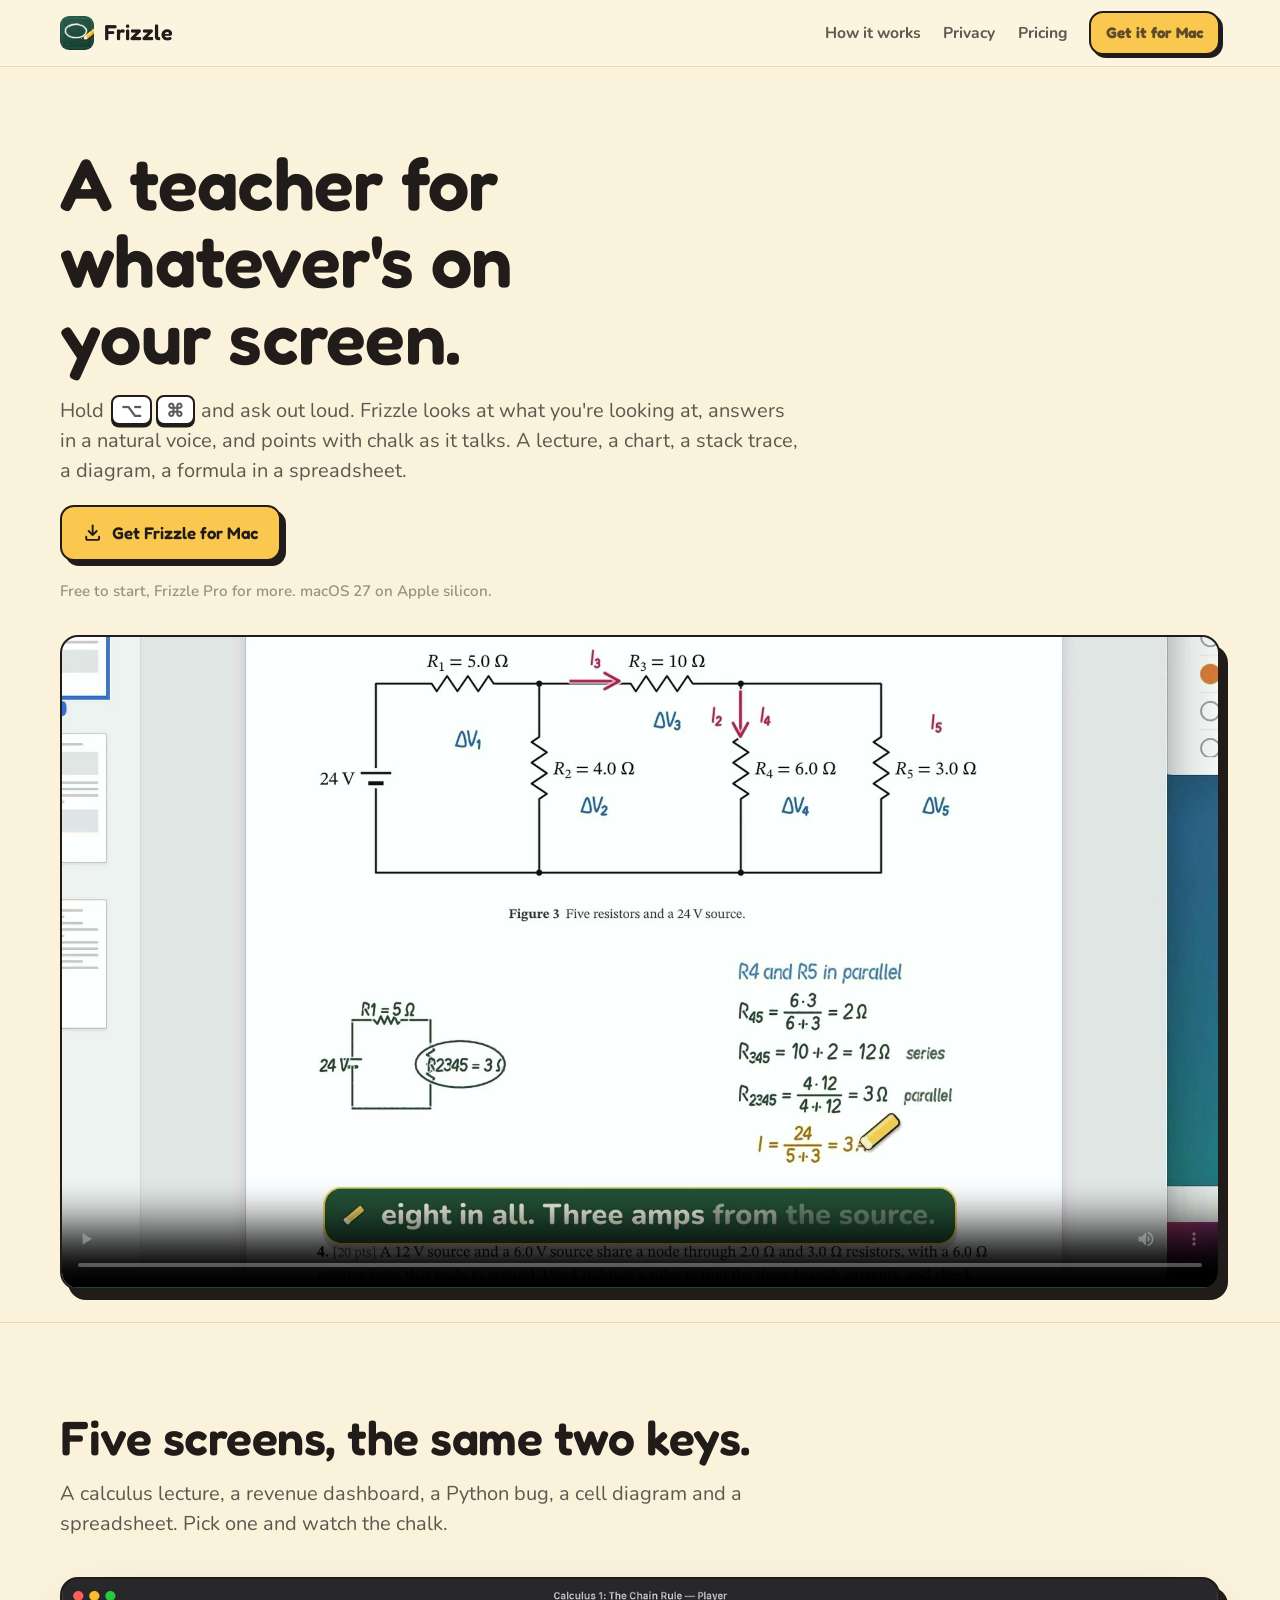
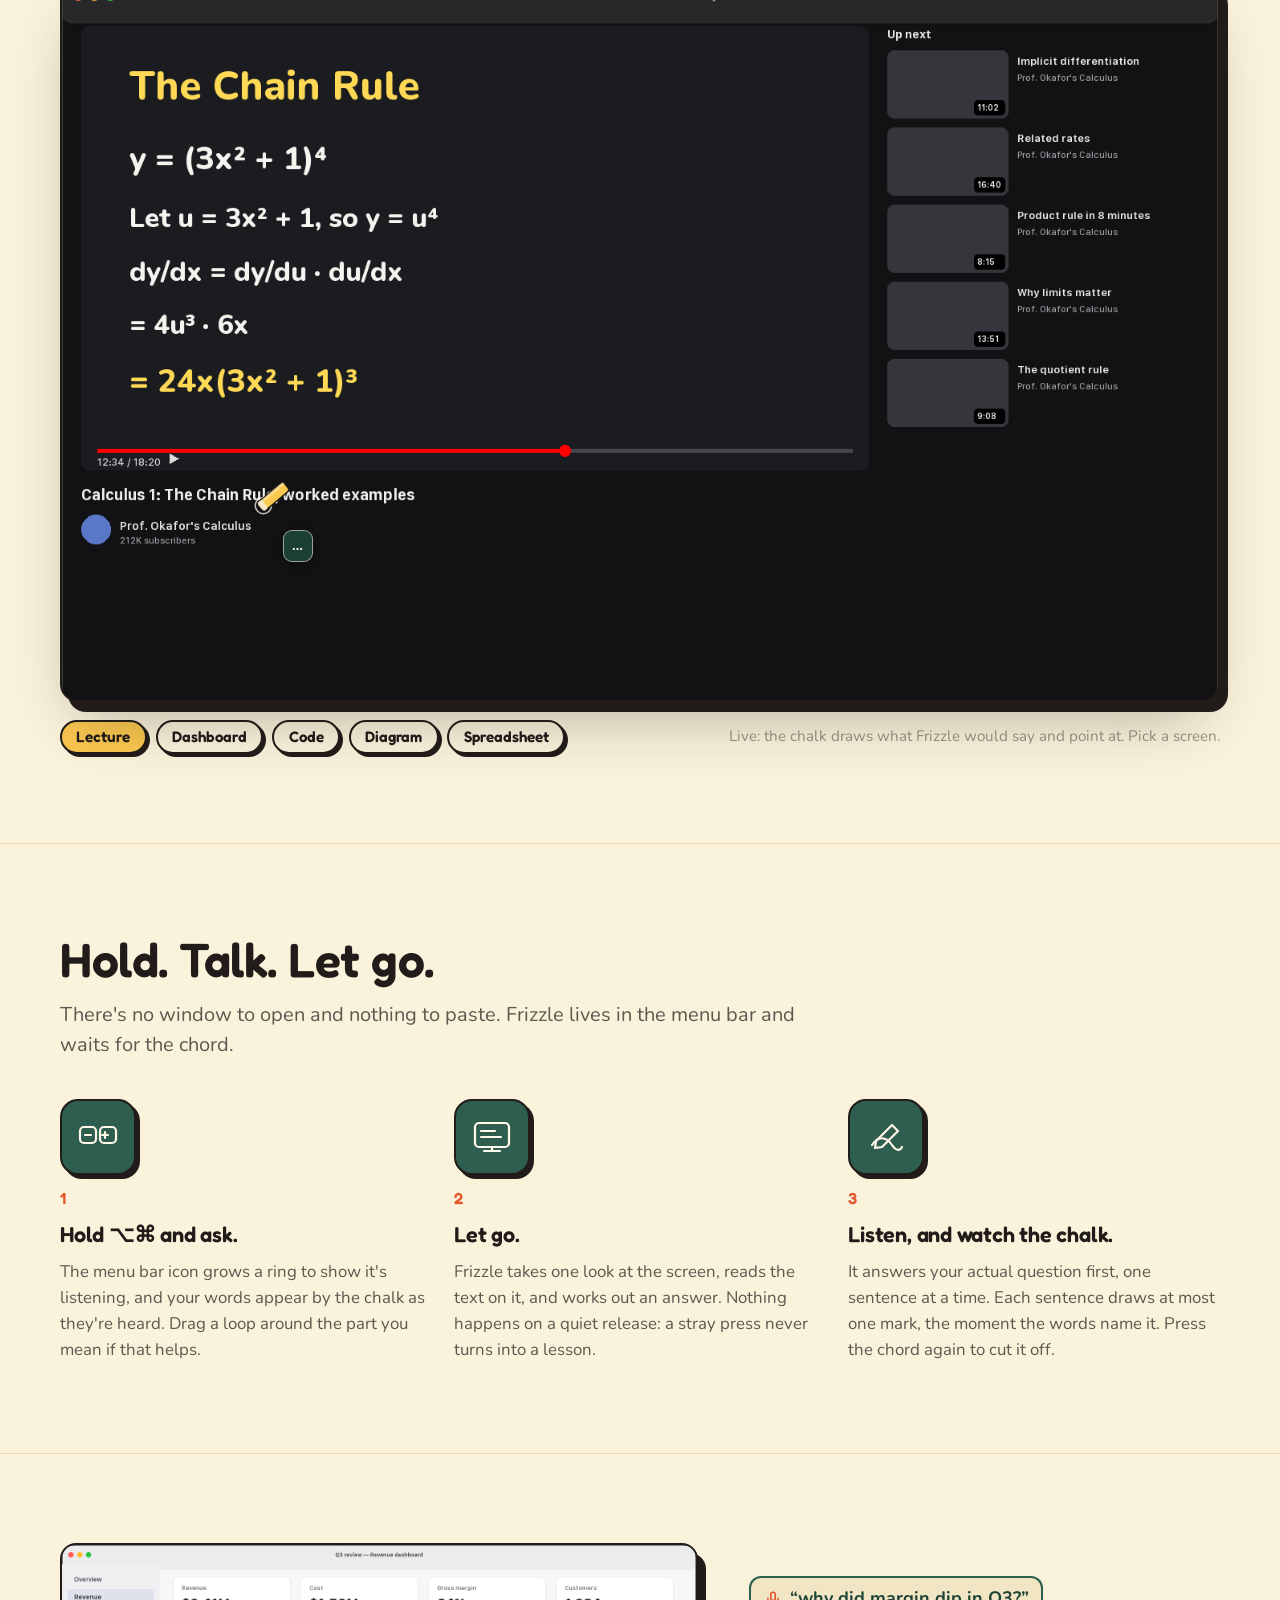
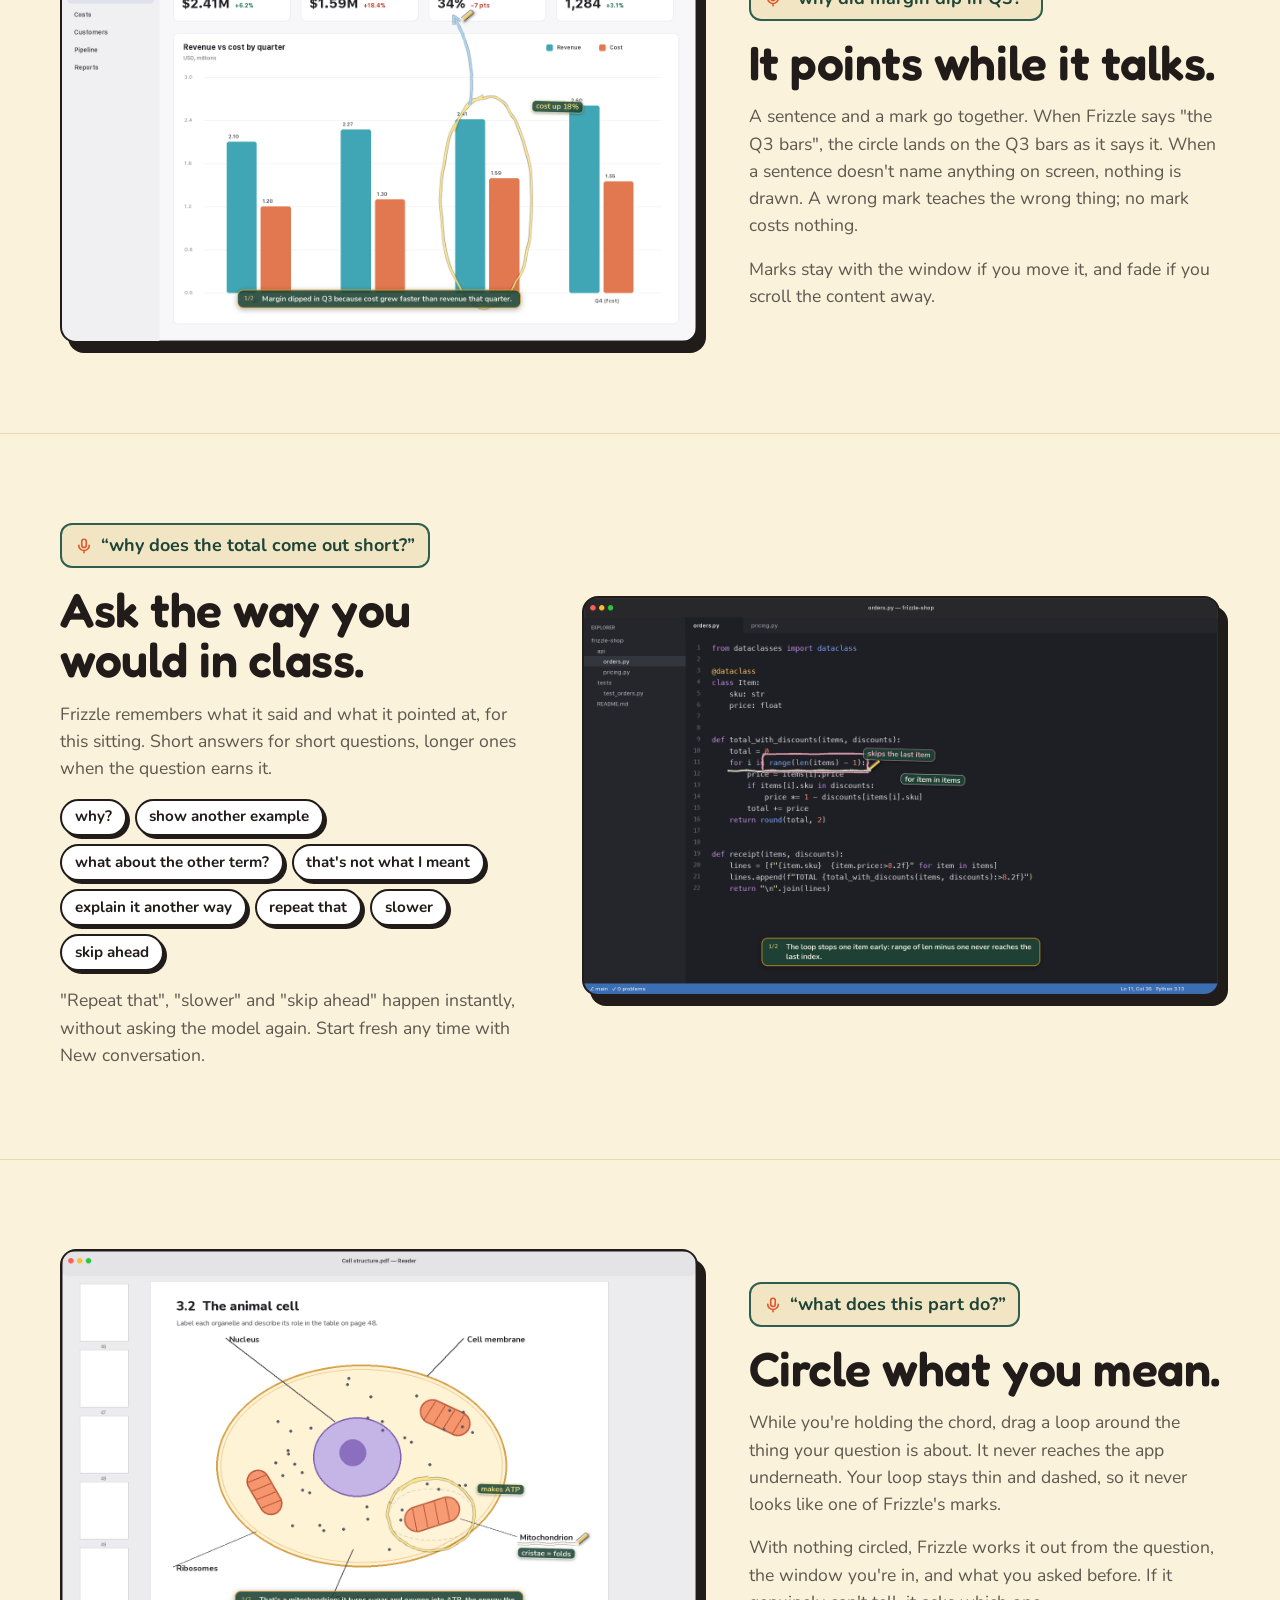
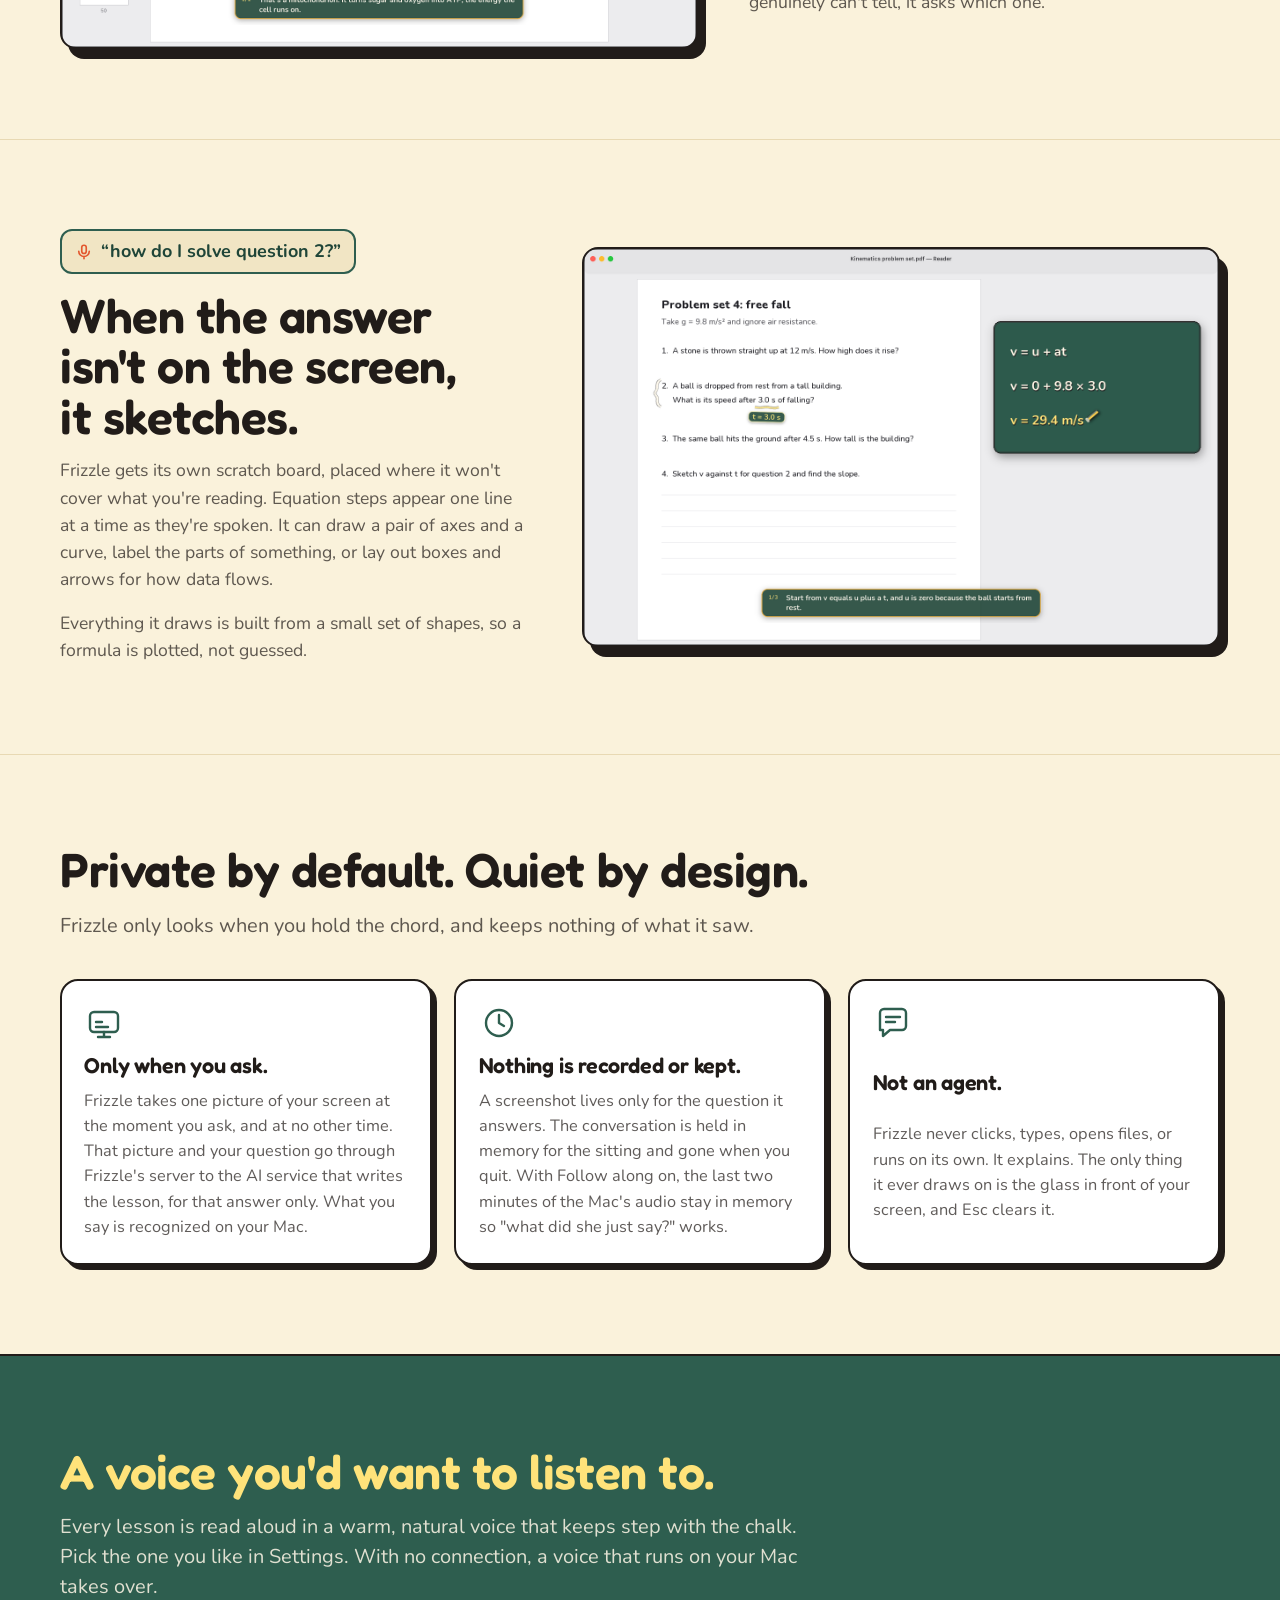
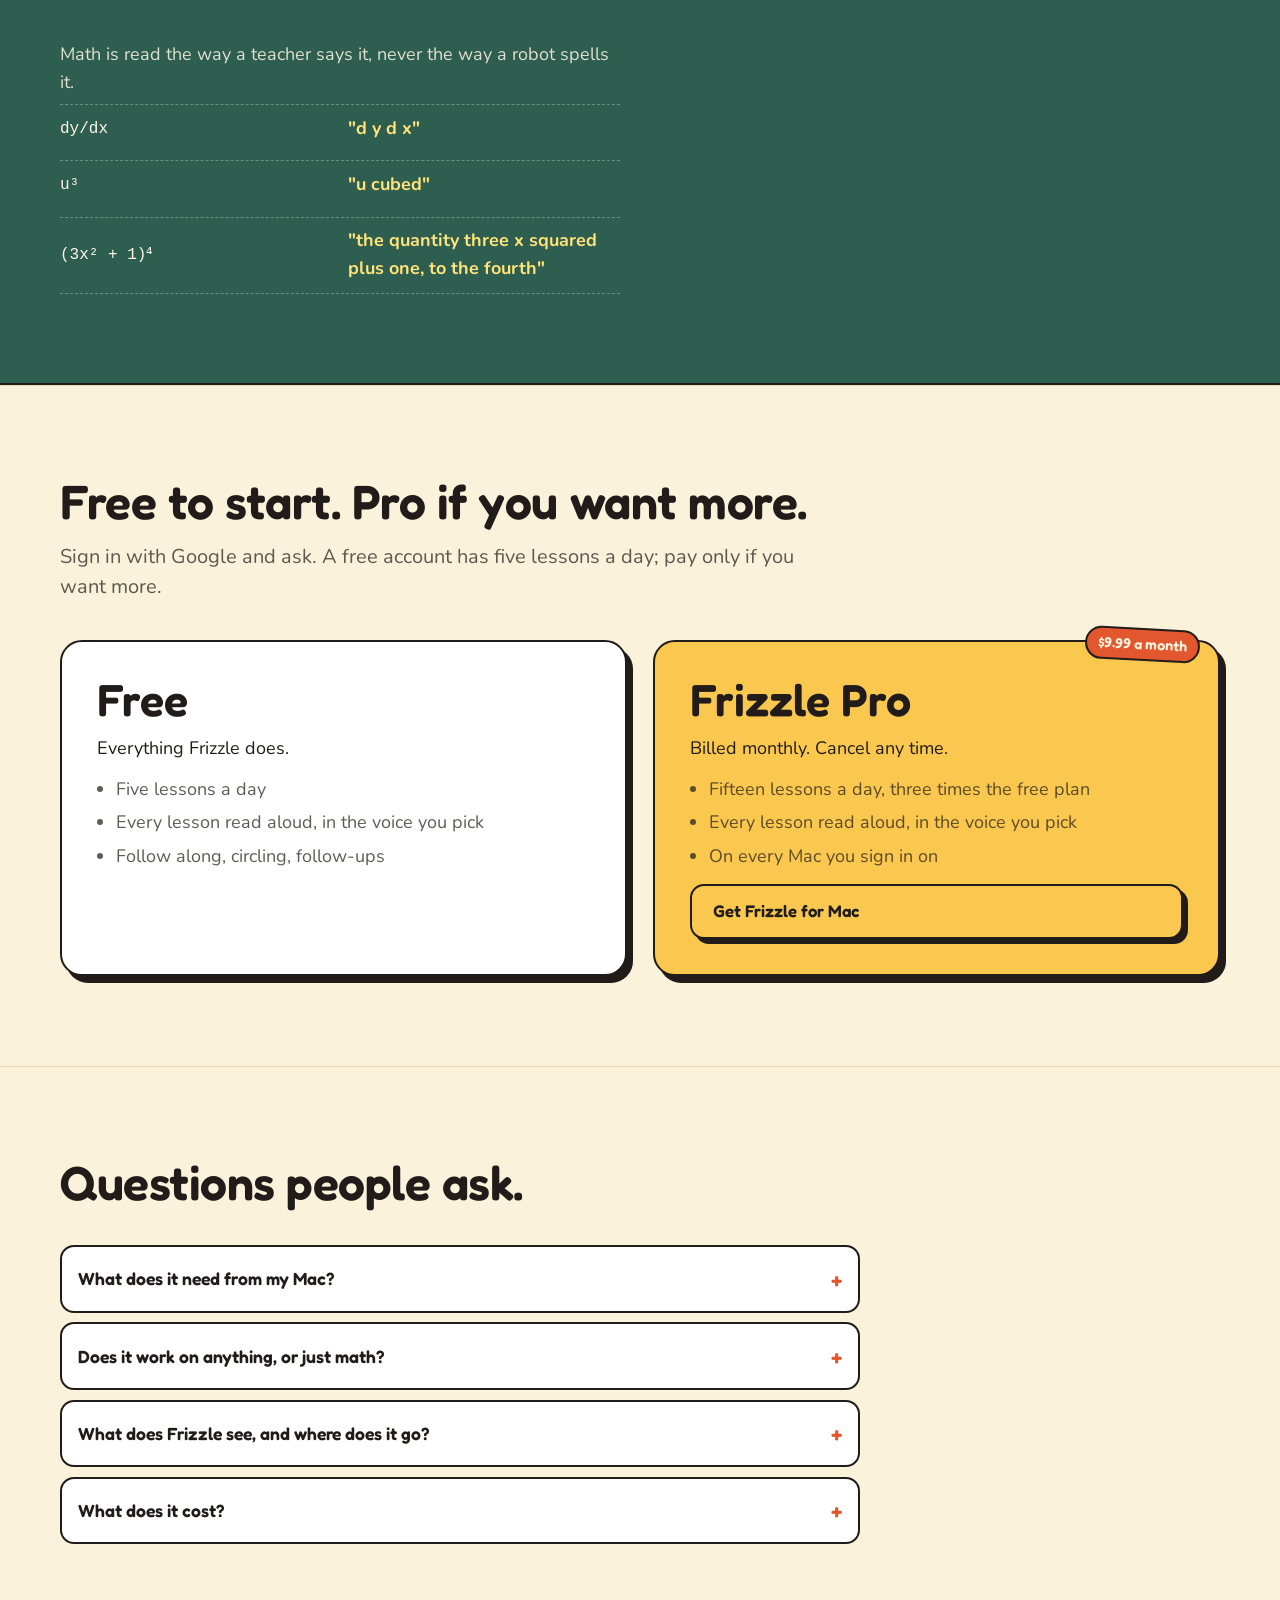
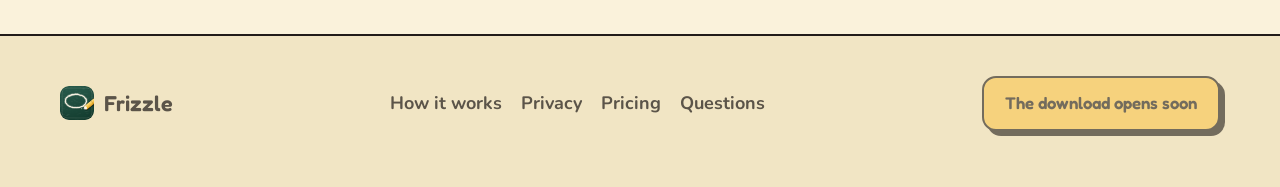
<file: index.html>
<!doctype html>
<html lang="en">
<head>
  <meta charset="utf-8">
  <meta name="viewport" content="width=device-width, initial-scale=1, viewport-fit=cover">
  <title>Frizzle for Mac</title>
  <!-- Until launch: keeps the page out of search results while the download is not open.
       Remove this line on launch day. -->
  <meta name="robots" content="noindex">
  <meta name="description" content="Hold two keys and ask out loud. Frizzle looks at what's on your screen and talks you through it, pointing with chalk as it goes. For Mac.">
  <meta property="og:title" content="Frizzle for Mac">
  <meta property="og:description" content="A teacher for whatever's on your screen. Hold two keys, ask out loud, and watch the chalk.">
  <meta property="og:image" content="assets/frizzle-poster.jpg">
  <link rel="icon" href="assets/favicon-64.png" sizes="64x64">
  <link rel="apple-touch-icon" href="assets/apple-touch-icon.png">
  <link rel="preconnect" href="https://fonts.googleapis.com">
  <link rel="preconnect" href="https://fonts.gstatic.com" crossorigin>
  <link rel="stylesheet" href="https://fonts.googleapis.com/css2?family=Fredoka:wght@500;600&family=Nunito:wght@400;600;700;800&display=swap">
  <link rel="stylesheet" href="styles.css">
</head>
<body>

<header class="top">
  <div class="wrap">
    <a class="brand" href="#">
      <img src="assets/icon-256.png" alt="" width="34" height="34">
      Frizzle
    </a>
    <nav aria-label="Site">
      <a href="#how">How it works</a>
      <a href="#private">Privacy</a>
      <a href="#pricing">Pricing</a>
      <a class="btn" href="#download" data-download>Get it for Mac</a>
    </nav>
  </div>
</header>

<main>
  <section class="hero" id="top">
    <div class="wrap">
      <div class="hero-copy">
        <h1>A teacher for whatever's on your screen.</h1>
        <p class="lede">Hold <span class="keycap">⌥</span><span class="keycap">⌘</span> and ask out loud. Frizzle looks at what you're looking at, answers in a natural voice, and points with chalk as it talks. A lecture, a chart, a stack trace, a diagram, a formula in a spreadsheet.</p>
        <div class="hero-actions">
          <a class="btn" href="#download" id="download-top" data-download>
            <svg viewBox="0 0 24 24" fill="none" stroke="currentColor" stroke-width="2.4" stroke-linecap="round" stroke-linejoin="round" aria-hidden="true"><path d="M12 3v12m0 0 5-5m-5 5-5-5M4 17v2a2 2 0 0 0 2 2h12a2 2 0 0 0 2-2v-2"/></svg>
            Get Frizzle for Mac
          </a>
        </div>
        <p class="hero-note">Free to start, Frizzle Pro for more. macOS 27 on Apple silicon.</p>
      </div>

      <div class="film-frame" id="film">
        <video id="film-video" controls playsinline preload="metadata" poster="assets/frizzle-poster.jpg" aria-label="Fifty seconds of Frizzle at work: a circuit problem, a code file and more, explained in chalk and read aloud">
          <source src="assets/frizzle.mp4" type="video/mp4">
          Your browser can't play this video. <a href="assets/frizzle.mp4">Download it</a> instead.
        </video>
      </div>
    </div>
  </section>

  <section id="screens">
    <div class="wrap">
      <div class="section-head">
        <h2>Five screens, the same two keys.</h2>
        <p class="lede">A calculus lecture, a revenue dashboard, a Python bug, a cell diagram and a spreadsheet. Pick one and watch the chalk.</p>
      </div>
      <div class="demo" aria-label="Frizzle explaining five different screens">
        <div class="stage" id="stage">
          <img class="screen" id="screen-a" alt="" src="assets/screens/lecture-clean.png">
          <img class="screen" id="screen-b" alt="" src="">
          <svg class="chalk" id="chalk" viewBox="0 0 1440 900" preserveAspectRatio="none" aria-hidden="true">
            <defs>
              <filter id="dry" x="-5%" y="-5%" width="110%" height="110%">
                <feTurbulence type="fractalNoise" baseFrequency="0.9" numOctaves="1" seed="3" result="n"/>
                <feDisplacementMap in="SourceGraphic" in2="n" scale="1.1"/>
              </filter>
            </defs>
            <g id="lasso-group"></g>
            <g id="marks-group"></g>
            <circle class="halo" id="halo" r="11"/>
          </svg>
          <div id="tags"></div>
          <div class="tag heard" id="heard"></div>
          <div class="caption-bar" id="caption"><span class="n" id="caption-n">1/2</span><span id="caption-text"></span></div>
          <img class="stub" id="stub" alt="" src="data:image/svg+xml;utf8,%3Csvg xmlns='http://www.w3.org/2000/svg' viewBox='0 0 46 46'%3E%3Cg transform='rotate(-40 23 23)'%3E%3Crect x='6' y='17.5' width='34' height='11' rx='3.2' fill='%23fac74f' stroke='%23211c19' stroke-width='1.4'/%3E%3Crect x='6' y='17.5' width='34' height='3.5' rx='2' fill='%23fff' opacity='.3'/%3E%3Crect x='6' y='17.5' width='6' height='11' rx='3' fill='%23faf2db' opacity='.8'/%3E%3C/g%3E%3C/svg%3E">
        </div>
        <div class="demo-controls" id="demo-controls" role="group" aria-label="Pick a screen">
          <button class="chip" data-scene="lecture" aria-pressed="true">Lecture</button>
          <button class="chip" data-scene="dashboard" aria-pressed="false">Dashboard</button>
          <button class="chip" data-scene="code" aria-pressed="false">Code</button>
          <button class="chip" data-scene="diagram" aria-pressed="false">Diagram</button>
          <button class="chip" data-scene="sheet" aria-pressed="false">Spreadsheet</button>
          <span class="small" id="demo-status">The chalk is drawing what Frizzle would say and point at.</span>
        </div>
      </div>
    </div>
  </section>

  <section id="how">
    <div class="wrap">
      <div class="section-head">
        <h2>Hold. Talk. Let go.</h2>
        <p class="lede">There's no window to open and nothing to paste. Frizzle lives in the menu bar and waits for the chord.</p>
      </div>
      <div class="steps">
        <div class="step">
          <div class="glyph" aria-hidden="true">
            <svg viewBox="0 0 44 44" fill="none" stroke="currentColor" stroke-width="2.2" stroke-linecap="round" stroke-linejoin="round"><rect x="4" y="12" width="16" height="16" rx="4"/><rect x="24" y="12" width="16" height="16" rx="4"/><path d="M9 20h6M29 17v6M26 20h6"/></svg>
          </div>
          <div class="num">1</div>
          <h3>Hold ⌥⌘ and ask.</h3>
          <p>The menu bar icon grows a ring to show it's listening, and your words appear by the chalk as they're heard. Drag a loop around the part you mean if that helps.</p>
        </div>
        <div class="step">
          <div class="glyph" aria-hidden="true">
            <svg viewBox="0 0 44 44" fill="none" stroke="currentColor" stroke-width="2.2" stroke-linecap="round" stroke-linejoin="round"><rect x="5" y="8" width="34" height="24" rx="4"/><path d="M14 36h16M22 32v4M11 16h14M11 22h20"/></svg>
          </div>
          <div class="num">2</div>
          <h3>Let go.</h3>
          <p>Frizzle takes one look at the screen, reads the text on it, and works out an answer. Nothing happens on a quiet release: a stray press never turns into a lesson.</p>
        </div>
        <div class="step">
          <div class="glyph" aria-hidden="true">
            <svg viewBox="0 0 44 44" fill="none" stroke="currentColor" stroke-width="2.2" stroke-linecap="round" stroke-linejoin="round"><path d="M8 30c6-9 14-9 20 0 4 6 8 6 10 2"/><path d="M28 10l6 6-16 16-7 1 1-7z"/></svg>
          </div>
          <div class="num">3</div>
          <h3>Listen, and watch the chalk.</h3>
          <p>It answers your actual question first, one sentence at a time. Each sentence draws at most one mark, the moment the words name it. Press the chord again to cut it off.</p>
        </div>
      </div>
    </div>
  </section>

  <section id="points">
    <div class="wrap">
      <div class="feature">
        <div class="shot">
          <img src="assets/screens/dashboard.png" alt="A revenue dashboard. Frizzle has circled the Q3 bars in yellow with the caption 'cost up 18%', and drawn a blue arrow from them to the gross margin tile." width="1440" height="900" loading="lazy">
        </div>
        <div class="copy">
          <div class="asked"><svg class="mic" viewBox="0 0 24 24" fill="none" stroke="currentColor" stroke-width="2.2" stroke-linecap="round" aria-hidden="true"><rect x="9" y="3" width="6" height="11" rx="3"/><path d="M5 11a7 7 0 0 0 14 0M12 18v3"/></svg><q>why did margin dip in Q3?</q></div>
          <h2>It points while it talks.</h2>
          <p>A sentence and a mark go together. When Frizzle says "the Q3 bars", the circle lands on the Q3 bars as it says it. When a sentence doesn't name anything on screen, nothing is drawn. A wrong mark teaches the wrong thing; no mark costs nothing.</p>
          <p>Marks stay with the window if you move it, and fade if you scroll the content away.</p>
        </div>
      </div>
    </div>
  </section>

  <section id="followups">
    <div class="wrap">
      <div class="feature flip">
        <div class="shot">
          <img src="assets/screens/code.png" alt="A Python file in an editor. Frizzle has boxed 'range(len(items) - 1)' in pink with the caption 'skips the last item', and underlined the for line with the caption 'for item in items'." width="1440" height="900" loading="lazy">
        </div>
        <div class="copy">
          <div class="asked"><svg class="mic" viewBox="0 0 24 24" fill="none" stroke="currentColor" stroke-width="2.2" stroke-linecap="round" aria-hidden="true"><rect x="9" y="3" width="6" height="11" rx="3"/><path d="M5 11a7 7 0 0 0 14 0M12 18v3"/></svg><q>why does the total come out short?</q></div>
          <h2>Ask the way you would in class.</h2>
          <p>Frizzle remembers what it said and what it pointed at, for this sitting. Short answers for short questions, longer ones when the question earns it.</p>
          <div class="followups" aria-label="Things you can say next">
            <span>why?</span><span>show another example</span><span>what about the other term?</span><span>that's not what I meant</span><span>explain it another way</span><span>repeat that</span><span>slower</span><span>skip ahead</span>
          </div>
          <p class="small">"Repeat that", "slower" and "skip ahead" happen instantly, without asking the model again. Start fresh any time with New conversation.</p>
        </div>
      </div>
    </div>
  </section>

  <section id="circle">
    <div class="wrap">
      <div class="feature">
        <div class="shot">
          <img src="assets/screens/diagram.png" alt="A PDF diagram of an animal cell. A thin dashed loop drawn by the student surrounds one mitochondrion; Frizzle's yellow chalk circle sits inside it with the caption 'makes ATP'." width="1440" height="900" loading="lazy">
        </div>
        <div class="copy">
          <div class="asked"><svg class="mic" viewBox="0 0 24 24" fill="none" stroke="currentColor" stroke-width="2.2" stroke-linecap="round" aria-hidden="true"><rect x="9" y="3" width="6" height="11" rx="3"/><path d="M5 11a7 7 0 0 0 14 0M12 18v3"/></svg><q>what does this part do?</q></div>
          <h2>Circle what you mean.</h2>
          <p>While you're holding the chord, drag a loop around the thing your question is about. It never reaches the app underneath. Your loop stays thin and dashed, so it never looks like one of Frizzle's marks.</p>
          <p>With nothing circled, Frizzle works it out from the question, the window you're in, and what you asked before. If it genuinely can't tell, it asks which one.</p>
        </div>
      </div>
    </div>
  </section>

  <section id="sketch">
    <div class="wrap">
      <div class="feature flip">
        <div class="shot">
          <img src="assets/screens/physics.png" alt="A physics problem set in a PDF reader. Beside it, Frizzle's green scratch board shows three chalk lines: v = u + at, v = 0 + 9.8 × 3.0, and v = 29.4 m/s in yellow." width="1440" height="900" loading="lazy">
        </div>
        <div class="copy">
          <div class="asked"><svg class="mic" viewBox="0 0 24 24" fill="none" stroke="currentColor" stroke-width="2.2" stroke-linecap="round" aria-hidden="true"><rect x="9" y="3" width="6" height="11" rx="3"/><path d="M5 11a7 7 0 0 0 14 0M12 18v3"/></svg><q>how do I solve question 2?</q></div>
          <h2>When the answer isn't on the screen, it sketches.</h2>
          <p>Frizzle gets its own scratch board, placed where it won't cover what you're reading. Equation steps appear one line at a time as they're spoken. It can draw a pair of axes and a curve, label the parts of something, or lay out boxes and arrows for how data flows.</p>
          <p>Everything it draws is built from a small set of shapes, so a formula is plotted, not guessed.</p>
        </div>
      </div>
    </div>
  </section>

  <section id="private">
    <div class="wrap">
      <div class="section-head">
        <h2>Private by default. Quiet by design.</h2>
        <p class="lede">Frizzle only looks when you hold the chord, and keeps nothing of what it saw.</p>
      </div>
      <div class="facts">
        <div class="fact">
          <svg class="mark" viewBox="0 0 40 40" fill="none" stroke="currentColor" stroke-width="2.4" stroke-linecap="round" stroke-linejoin="round" aria-hidden="true"><rect x="6" y="9" width="28" height="20" rx="4"/><path d="M14 34h12M20 29v5M12 19h6M12 24h12"/></svg>
          <h3>Only when you ask.</h3>
          <p>Frizzle takes one picture of your screen at the moment you ask, and at no other time. That picture and your question go through Frizzle's server to the AI service that writes the lesson, for that answer only. What you say is recognized on your Mac.</p>
        </div>
        <div class="fact">
          <svg class="mark" viewBox="0 0 40 40" fill="none" stroke="currentColor" stroke-width="2.4" stroke-linecap="round" stroke-linejoin="round" aria-hidden="true"><circle cx="20" cy="20" r="13"/><path d="M20 12v8l5 3"/></svg>
          <h3>Nothing is recorded or kept.</h3>
          <p>A screenshot lives only for the question it answers. The conversation is held in memory for the sitting and gone when you quit. With Follow along on, the last two minutes of the Mac's audio stay in memory so "what did she just say?" works.</p>
        </div>
        <div class="fact">
          <svg class="mark" viewBox="0 0 40 40" fill="none" stroke="currentColor" stroke-width="2.4" stroke-linecap="round" stroke-linejoin="round" aria-hidden="true"><path d="M7 10a4 4 0 0 1 4-4h18a4 4 0 0 1 4 4v13a4 4 0 0 1-4 4H17l-7 6v-6h-3z"/><path d="M13 14h14M13 19h9"/></svg>
          <h3>Not an agent.</h3>
          <p>Frizzle never clicks, types, opens files, or runs on its own. It explains. The only thing it ever draws on is the glass in front of your screen, and Esc clears it.</p>
        </div>
      </div>
    </div>
  </section>

  <section id="voice" class="board-section">
    <div class="wrap">
      <div class="section-head">
        <h2>A voice you'd want to listen to.</h2>
        <p class="lede">Every lesson is read aloud in a warm, natural voice that keeps step with the chalk. Pick the one you like in Settings. With no connection, a voice that runs on your Mac takes over.</p>
      </div>
      <div class="spoken" aria-label="How math is read aloud">
        <p>Math is read the way a teacher says it, never the way a robot spells it.</p>
        <div class="row"><span class="w">dy/dx</span><span class="s">"d y d x"</span></div>
        <div class="row"><span class="w">u³</span><span class="s">"u cubed"</span></div>
        <div class="row"><span class="w">(3x² + 1)⁴</span><span class="s">"the quantity three x squared plus one, to the fourth"</span></div>
      </div>
    </div>
  </section>

  <section id="pricing">
    <div class="wrap">
      <div class="section-head">
        <h2>Free to start. Pro if you want more.</h2>
        <p class="lede">Sign in with Google and ask. A free account has five lessons a day; pay only if you want more.</p>
      </div>
      <div class="price">
        <div class="card">
          <div class="big">Free</div>
          <p>Everything Frizzle does.</p>
          <ul>
            <li>Five lessons a day</li>
            <li>Every lesson read aloud, in the voice you pick</li>
            <li>Follow along, circling, follow-ups</li>
          </ul>
        </div>
        <div class="card yellow">
          <div class="sticker">$9.99 a month</div>
          <div class="big">Frizzle Pro</div>
          <p>Billed monthly. Cancel any time.</p>
          <ul>
            <li>Fifteen lessons a day, three times the free plan</li>
            <li>Every lesson read aloud, in the voice you pick</li>
            <li>On every Mac you sign in on</li>
          </ul>
          <a class="btn" href="#download" id="download-pricing" data-download>Get Frizzle for Mac</a>
        </div>
      </div>
    </div>
  </section>

  <section id="faq">
    <div class="wrap">
      <div class="section-head">
        <h2>Questions people ask.</h2>
      </div>
      <div class="faq">
        <details>
          <summary>What does it need from my Mac?</summary>
          <p>macOS 27 on Apple silicon, and an internet connection. Frizzle asks for Screen Recording (to see your screen when you ask) and Microphone (to hear the question). Both are only used while you hold the chord.</p>
        </details>
        <details>
          <summary>Does it work on anything, or just math?</summary>
          <p>Anything with text or a picture on it: lectures and slides, PDFs and papers, dashboards and spreadsheets, code and terminals, diagrams, settings screens, documents. It reads the text on screen and looks at the picture, so it does best when what you're asking about is visible.</p>
        </details>
        <details>
          <summary>What does Frizzle see, and where does it go?</summary>
          <p>Nothing until you ask. When you hold the keys, Frizzle takes one picture of the screen your pointer is on and sends it, with your question, through Frizzle's server to the AI service that writes the lesson. Everything visible on that screen is in the picture, so close anything private first. The lesson's words go the same way to be read aloud; your screen never does. Frizzle's server passes these on and keeps neither. What you say is turned into words on your Mac, and no recording is kept. Frizzle counts a few anonymous things, like how long an answer took, which you can switch off in Settings. Your questions are shared with us only if you turn that on.</p>
        </details>
        <details>
          <summary>What does it cost?</summary>
          <p>Frizzle is free to download, and a free account has five lessons a day, each one read aloud. Frizzle Pro is $9.99 a month for fifteen lessons a day. It's billed monthly and you can cancel any time.</p>
        </details>
      </div>
    </div>
  </section>
</main>

<footer id="download">
  <div class="wrap">
    <a class="brand" href="#top"><img src="assets/icon-256.png" alt="" width="34" height="34">Frizzle</a>
    <nav aria-label="Footer">
      <a href="#how">How it works</a>
      <a href="#private">Privacy</a>
      <a href="#pricing">Pricing</a>
      <a href="#faq">Questions</a>
    </nav>
    <a class="btn" href="#download" id="download-footer" data-download>Download Frizzle for Mac</a>
  </div>
</footer>

<script src="config.js"></script>
<script src="assets/scenes.js"></script>
<script src="script.js"></script>
</body>
</html>
</file>
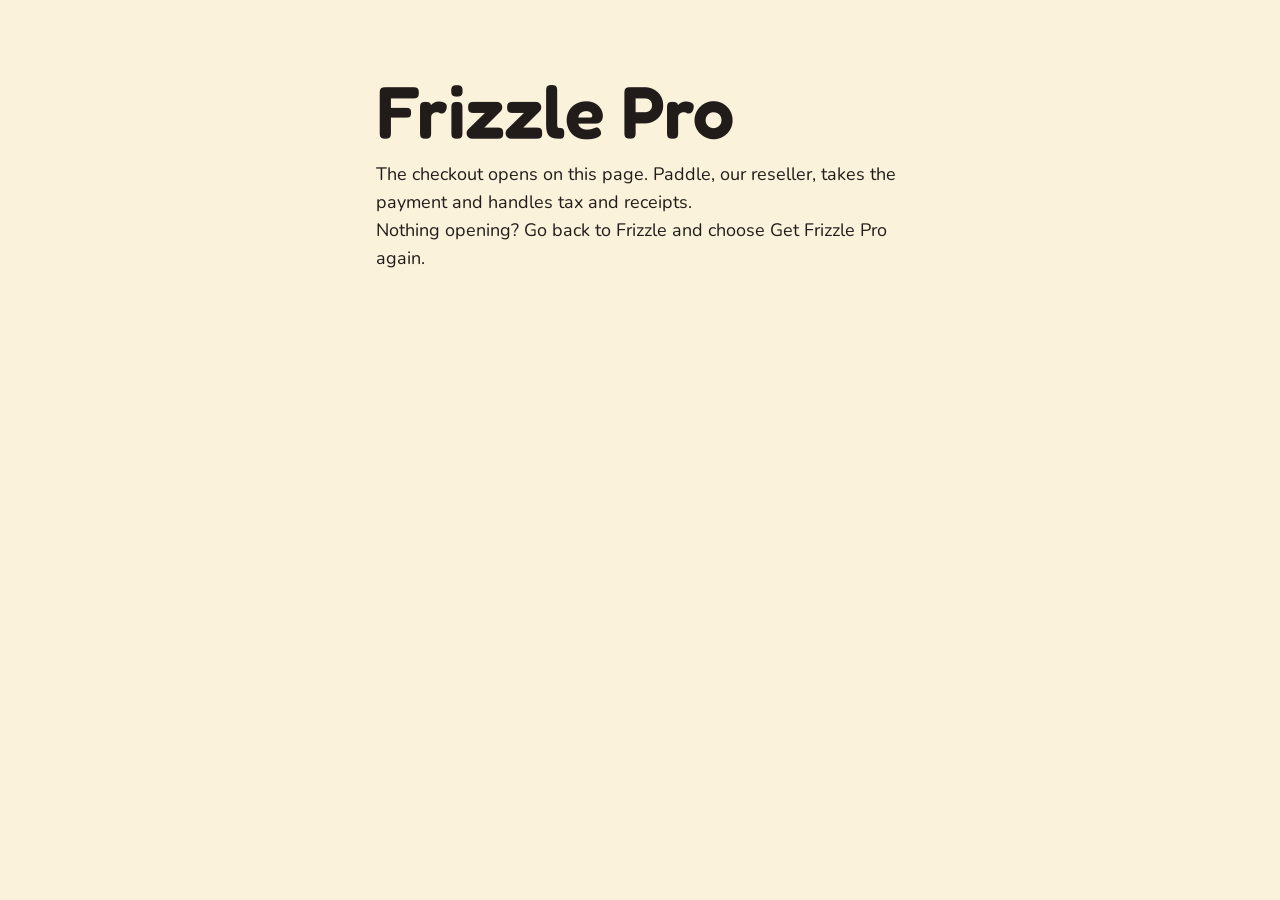
<file: checkout.html>
<!doctype html>
<html lang="en">
<head>
  <meta charset="utf-8">
  <meta name="viewport" content="width=device-width, initial-scale=1, viewport-fit=cover">
  <title>Frizzle Pro</title>
  <meta name="robots" content="noindex">
  <link rel="icon" href="assets/favicon-64.png" sizes="64x64">
  <link rel="stylesheet" href="https://fonts.googleapis.com/css2?family=Fredoka:wght@500;600&family=Nunito:wght@400;600;700;800&display=swap">
  <link rel="stylesheet" href="styles.css">
  <style>
    main.checkout { max-width: 560px; margin: 0 auto; padding: 72px 16px; }
    main.checkout h1 { margin: 0 0 12px; }
    main.checkout .done { display: none; }
    main.checkout.is-done .done { display: block; }
    main.checkout.is-done .waiting { display: none; }
  </style>
  <!-- Paddle Billing. This page is the account's "default payment link": Frizzle's
       server creates a transaction and sends the student here with ?_ptxn=…, and
       Paddle.js opens the checkout for it. -->
  <script src="https://cdn.paddle.com/paddle/v2/paddle.js"></script>
</head>
<body>
<main class="checkout" id="checkout">
  <h1>Frizzle Pro</h1>
  <div class="waiting">
    <p>The checkout opens on this page. Paddle, our reseller, takes the payment and handles tax and receipts.</p>
    <p>Nothing opening? Go back to Frizzle and choose Get Frizzle Pro again.</p>
  </div>
  <div class="done">
    <p>You're all set. Go back to Frizzle; Pro switches on there in a few seconds.</p>
  </div>
</main>
<script>
  // Set these from the Paddle dashboard: Developer tools → Authentication → client-side token.
  const paddleEnvironment = "sandbox"; // "production" when selling
  const paddleClientToken = "test_replace_with_client_side_token";

  if (paddleEnvironment === "sandbox") Paddle.Environment.set("sandbox");
  Paddle.Initialize({
    token: paddleClientToken,
    eventCallback(event) {
      if (event.name === "checkout.completed") document.getElementById("checkout").classList.add("is-done");
    },
  });
</script>
</body>
</html>
</file>
<file: styles.css>
/* Frizzle — marketing site
   Layout: a worksheet. Cream paper, one left-aligned column, hard ink offset
   shadows like a screen-printed handout, the chalk doing the talking. */

:root {
  --cream: #faf2db;
  --cream-deep: #f1e5c4;
  --cream-shadow: #e8d9b3;
  --ink: #211c19;
  --ink-soft: rgba(33, 28, 25, 0.72);
  --ink-faint: rgba(33, 28, 25, 0.45);
  --board: #2e5e4f;
  --board-deep: #1f4538;
  --yellow: #fac74f;
  --yellow-deep: #e09e1f;
  --red: #e3572e;
  --teal: #40a6b5;
  --grape: #7a4a94;
  --chalk: #fff7e8;
  --chalk-yellow: #ffe37a;
  --chalk-pink: #ffb3c7;
  --chalk-blue: #99d4ff;

  --display: "Fredoka", "Arial Rounded MT Bold", "Helvetica Neue", sans-serif;
  --body: "Nunito", "Avenir Next Rounded", "Helvetica Neue", sans-serif;
  --mono: "SF Mono", Menlo, Consolas, monospace;

  --measure: 62ch;
  --radius: 18px;
  --shadow-offset: 5px;
}

* { box-sizing: border-box; }
html { scroll-behavior: smooth; }
@media (prefers-reduced-motion: reduce) { html { scroll-behavior: auto; } }

body {
  margin: 0;
  background: var(--cream);
  color: var(--ink);
  font-family: var(--body);
  font-size: 18px;
  line-height: 1.55;
  -webkit-font-smoothing: antialiased;
  overflow-x: hidden;
}

img, video { max-width: 100%; height: auto; display: block; }
a { color: inherit; }
:focus-visible { outline: 3px solid var(--teal); outline-offset: 3px; border-radius: 6px; }

h1, h2, h3 {
  font-family: var(--display);
  font-weight: 600;
  line-height: 1.05;
  letter-spacing: -0.01em;
  text-wrap: balance;
  margin: 0;
}
h1 { font-size: clamp(2.6rem, 6.2vw, 4.6rem); }
h2 { font-size: clamp(2rem, 4.2vw, 3rem); }
h3 { font-size: 1.35rem; line-height: 1.2; }
p { margin: 0; max-width: var(--measure); }
.lede { font-size: 1.25rem; line-height: 1.5; color: var(--ink-soft); }
.small { font-size: 0.95rem; color: var(--ink-faint); }

.wrap {
  width: min(1160px, 100% - 2rem);
  margin-inline: auto;
}

/* ---------- buttons: screen-printed, hard offset shadow (the app's FrizzleButtonStyle) */
.btn {
  display: inline-flex; align-items: center; gap: 0.6rem;
  font-family: var(--display); font-weight: 600; font-size: 1.05rem;
  color: var(--ink); background: var(--yellow);
  border: 2px solid var(--ink); border-radius: 14px;
  padding: 0.8rem 1.3rem; text-decoration: none;
  box-shadow: var(--shadow-offset) var(--shadow-offset) 0 var(--ink);
  transition: transform 0.08s ease-out, box-shadow 0.08s ease-out;
  cursor: pointer;
}
.btn:hover { transform: translate(-1px, -1px); box-shadow: 6px 6px 0 var(--ink); }
.btn:active { transform: translate(var(--shadow-offset), var(--shadow-offset)); box-shadow: 0 0 0 var(--ink); }
.btn.quiet { background: var(--cream); }
.btn svg { width: 1.15em; height: 1.15em; }

/* ---------- header */
.top {
  position: sticky; top: env(safe-area-inset-top, 0px); z-index: 20;
  background: color-mix(in srgb, var(--cream) 88%, white);
  backdrop-filter: blur(10px);
  border-bottom: 1.5px solid var(--cream-shadow);
}
.top .wrap { display: flex; align-items: center; justify-content: space-between; gap: 1rem; padding-block: 0.7rem; }
.brand { display: flex; align-items: center; gap: 0.6rem; text-decoration: none; font-family: var(--display); font-weight: 600; font-size: 1.35rem; }
.brand img { width: 34px; height: 34px; border-radius: 9px; }
.top nav { display: flex; gap: 1.4rem; align-items: center; }
.top nav a { text-decoration: none; font-weight: 700; font-size: 0.98rem; color: var(--ink-soft); }
.top nav a:hover { color: var(--ink); }
.top nav .btn { padding: 0.5rem 0.9rem; font-size: 0.95rem; box-shadow: 3px 3px 0 var(--ink); }
@media (max-width: 760px) { .top nav a:not(.btn) { display: none; } }

/* ---------- hero */
.hero { padding-block: clamp(2.5rem, 6vw, 5rem) 2rem; }
.hero .wrap { display: grid; gap: 2rem; }
.hero-copy { display: grid; gap: 1.2rem; max-width: 760px; }
.hero-copy h1 { max-width: 14ch; }
.hero-actions { display: flex; flex-wrap: wrap; gap: 0.9rem; align-items: center; }
.hero-note { font-size: 0.95rem; color: var(--ink-faint); font-weight: 600; }
.keycap {
  display: inline-block; font-family: var(--display); font-weight: 600;
  border: 2px solid var(--ink); border-radius: 8px; padding: 0 0.45em; margin: 0 0.1em;
  background: white; box-shadow: 0 2.5px 0 var(--ink); line-height: 1.45; font-size: 0.92em;
}

/* the live demo */
.demo {
  position: relative;
  margin-top: 0.6rem;
}
.stage {
  position: relative;
  width: 100%;
  aspect-ratio: 1440 / 900;
  border-radius: 18px;
  overflow: hidden;
  background: #1a1b1e;
  box-shadow: 8px 10px 0 var(--ink), 0 30px 60px -20px rgba(33, 28, 25, 0.35);
  border: 2px solid var(--ink);
}
.stage img.screen { position: absolute; inset: 0; width: 100%; height: 100%; object-fit: cover; opacity: 0; transition: opacity 0.35s ease; }
.stage img.screen.on { opacity: 1; }
.stage svg.chalk { position: absolute; inset: 0; width: 100%; height: 100%; pointer-events: none; }
.stage .halo { fill: none; stroke: var(--chalk); stroke-width: 1.8; opacity: 0; }
.stage .stub { position: absolute; left: 0; top: 0; width: 46px; height: 46px; pointer-events: none; opacity: 0; transition: opacity 0.2s; transform: translate(-13px, -32px); }
.stage .stub.on { opacity: 1; }
.tag {
  position: absolute; left: 0; top: 0;
  font-family: var(--body); font-weight: 700; font-size: clamp(0.72rem, 1.15vw, 1.05rem);
  color: var(--chalk); background: rgba(31, 69, 56, 0.9);
  border: 1.5px solid rgba(255, 247, 232, 0.55); border-radius: 9px;
  padding: 0.25em 0.6em; white-space: nowrap;
  transform: translate(-50%, -50%) rotate(-1.5deg) scale(0.6); opacity: 0;
  transition: opacity 0.2s ease, transform 0.22s cubic-bezier(.2,1.4,.5,1);
  pointer-events: none;
  box-shadow: 0 2px 6px rgba(0,0,0,0.3);
}
.tag.on { opacity: 1; transform: translate(-50%, -50%) rotate(-1.5deg) scale(1); }
.tag.yellow { color: var(--chalk-yellow); border-color: rgba(255,227,122,0.55); }
.tag.pink { color: var(--chalk-pink); border-color: rgba(255,179,199,0.55); }
.tag.blue { color: var(--chalk-blue); border-color: rgba(153,212,255,0.55); }
.tag.white { color: var(--chalk); }
.tag.heard { transform: translate(0, 0) rotate(0) scale(0.7); border-radius: 9px; }
.tag.heard.on { transform: translate(0, 0) rotate(0) scale(1); }
.caption-bar {
  position: absolute; left: 50%; bottom: 7%;
  transform: translate(-50%, 8px); opacity: 0;
  max-width: min(680px, 86%);
  display: flex; gap: 0.7em; align-items: baseline;
  color: var(--chalk); background: rgba(31, 69, 56, 0.9);
  border: 2px solid rgba(224, 158, 31, 0.8); border-radius: 14px;
  padding: 0.55em 0.95em; font-size: clamp(0.78rem, 1.3vw, 1.1rem); font-weight: 700; line-height: 1.35;
  transition: opacity 0.25s ease, transform 0.25s ease;
  box-shadow: 0 6px 16px rgba(0,0,0,0.3);
}
.caption-bar.on { opacity: 1; transform: translate(-50%, 0); }
.caption-bar .n { font-family: var(--mono); font-size: 0.72em; color: var(--chalk-yellow); flex: none; }
.demo-controls { display: flex; flex-wrap: wrap; gap: 0.55rem; margin-top: 1.1rem; align-items: center; }
.chip {
  font-family: var(--display); font-weight: 600; font-size: 0.95rem;
  border: 2px solid var(--ink); background: var(--cream); color: var(--ink);
  border-radius: 999px; padding: 0.35rem 0.9rem; cursor: pointer;
  box-shadow: 3px 3px 0 var(--ink); transition: transform .08s, box-shadow .08s, background .15s;
}
.chip[aria-pressed="true"] { background: var(--yellow); }
.chip:active { transform: translate(3px,3px); box-shadow: 0 0 0 var(--ink); }
.demo-controls .small { margin-left: auto; }
@media (max-width: 640px) { .demo-controls .small { margin-left: 0; width: 100%; } }

/* ---------- sections */
section { padding-block: clamp(3rem, 7vw, 6rem); }
section + section { border-top: 1.5px solid var(--cream-shadow); }
.section-head { display: grid; gap: 1rem; margin-bottom: clamp(1.6rem, 3vw, 2.6rem); max-width: 760px; }

/* film */
.film-frame {
  position: relative; border-radius: 18px; overflow: hidden;
  border: 2px solid var(--ink); background: var(--board-deep);
  box-shadow: 8px 10px 0 var(--ink);
}
.film-frame video { width: 100%; aspect-ratio: 16/9; background: var(--board-deep); }

/* steps (a real sequence) */
.steps { display: grid; grid-template-columns: repeat(3, 1fr); gap: 1.4rem; }
@media (max-width: 820px) { .steps { grid-template-columns: 1fr; } }
.step { display: grid; gap: 0.7rem; align-content: start; }
.step .glyph {
  width: 76px; height: 76px; display: grid; place-items: center;
  background: var(--board); border: 2px solid var(--ink); border-radius: 18px;
  box-shadow: 4px 4px 0 var(--ink); color: var(--chalk);
}
.step .glyph svg { width: 44px; height: 44px; }
.step .num { font-family: var(--display); font-weight: 600; color: var(--red); font-size: 1rem; }
.step p { color: var(--ink-soft); font-size: 1.05rem; }

/* feature rows: screen + copy */
.feature { display: grid; grid-template-columns: 1.15fr 0.85fr; gap: clamp(1.5rem, 4vw, 3.5rem); align-items: center; }
.feature.flip { grid-template-columns: 0.85fr 1.15fr; }
.feature.flip .shot { order: 2; }
@media (max-width: 900px) { .feature, .feature.flip { grid-template-columns: 1fr; } .feature.flip .shot { order: 0; } }
.feature .copy { display: grid; gap: 1rem; }
.feature .copy p { color: var(--ink-soft); font-size: 1.1rem; }
.shot {
  position: relative; border-radius: 16px; overflow: hidden;
  border: 2px solid var(--ink); box-shadow: 8px 10px 0 var(--ink);
  background: #1a1b1e;
}
.shot img { width: 100%; height: auto; }
.asked {
  display: inline-flex; align-items: center; gap: 0.5rem;
  font-weight: 700; color: var(--board-deep); background: var(--cream-deep);
  border: 2px solid var(--board); border-radius: 12px; padding: 0.4rem 0.8rem;
  width: fit-content; max-width: 100%;
}
.asked .mic { width: 18px; height: 18px; color: var(--red); flex: none; }
.asked q { quotes: "“" "”"; }
.followups { display: flex; flex-wrap: wrap; gap: 0.5rem; }
.followups span {
  font-weight: 700; font-size: 0.95rem; color: var(--ink);
  background: white; border: 2px solid var(--ink); border-radius: 999px; padding: 0.3rem 0.8rem;
  box-shadow: 3px 3px 0 var(--ink);
}

/* facts grid (privacy, voice) */
.facts { display: grid; grid-template-columns: repeat(3, 1fr); gap: 1.4rem; }
@media (max-width: 820px) { .facts { grid-template-columns: 1fr; } }
.fact { display: grid; gap: 0.6rem; padding: 1.4rem; background: white; border: 2px solid var(--ink); border-radius: 18px; box-shadow: 5px 5px 0 var(--ink); }
.fact p { color: var(--ink-soft); font-size: 1.02rem; }
.fact .mark { width: 40px; height: 40px; color: var(--board); }

/* chalkboard section (voice) */
.board-section { background: var(--board); color: var(--chalk); border-top: 2px solid var(--ink); border-bottom: 2px solid var(--ink); }
.board-section h2 { color: var(--chalk-yellow); }
.board-section p { color: rgba(255, 247, 232, 0.85); }
.board-section .voices { display: flex; flex-wrap: wrap; gap: 0.55rem; margin-top: 1rem; }
.board-section .voices span { border: 1.5px solid rgba(255,247,232,0.5); color: var(--chalk); border-radius: 999px; padding: 0.3rem 0.8rem; font-weight: 700; font-size: 0.95rem; }
.board-section .voices span.default { background: var(--chalk-yellow); color: var(--board-deep); border-color: var(--chalk-yellow); }
.spoken { display: grid; gap: 0.5rem; margin-top: 1.4rem; max-width: 560px; }
.spoken .row { display: grid; grid-template-columns: 1fr 1fr; gap: 1rem; align-items: center; padding: 0.6rem 0; border-top: 1px dashed rgba(255,247,232,0.3); }
.spoken .row:last-child { border-bottom: 1px dashed rgba(255,247,232,0.3); }
.spoken .w { font-family: var(--mono); font-size: 1rem; color: var(--chalk); }
.spoken .s { font-family: var(--body); font-weight: 700; color: var(--chalk-yellow); }

/* pricing */
.price { display: grid; grid-template-columns: 1fr 1fr; gap: 1.6rem; align-items: stretch; }
@media (max-width: 820px) { .price { grid-template-columns: 1fr; } }
.card {
  position: relative; display: grid; gap: 0.8rem; align-content: start;
  padding: clamp(1.4rem, 3vw, 2.2rem); background: white; border: 2px solid var(--ink); border-radius: 22px;
  box-shadow: 6px 7px 0 var(--ink);
}
.card.yellow { background: var(--yellow); }
.card .big { font-family: var(--display); font-weight: 600; font-size: clamp(2rem, 4vw, 2.8rem); line-height: 1; }
.card ul { margin: 0; padding-left: 1.2rem; color: var(--ink-soft); display: grid; gap: 0.35rem; }
.card .sticker {
  position: absolute; top: -14px; right: 18px; transform: rotate(3deg);
  font-family: var(--display); font-weight: 600; font-size: 0.9rem;
  background: var(--red); color: var(--cream); border: 2px solid var(--ink); border-radius: 999px; padding: 0.2rem 0.7rem;
}

/* faq */
.faq { display: grid; gap: 0.6rem; max-width: 800px; }
.faq details { border: 2px solid var(--ink); border-radius: 14px; background: white; padding: 0.2rem 1rem; }
.faq summary { cursor: pointer; font-family: var(--display); font-weight: 600; font-size: 1.1rem; padding: 0.7rem 0; list-style: none; display: flex; justify-content: space-between; align-items: center; gap: 1rem; }
.faq summary::-webkit-details-marker { display: none; }
.faq summary::after { content: "+"; font-size: 1.4rem; color: var(--red); transition: transform 0.15s; }
.faq details[open] summary::after { transform: rotate(45deg); }
.faq details p { padding-bottom: 0.9rem; color: var(--ink-soft); max-width: none; }

/* footer */
footer { padding-block: 2.5rem 3.5rem; border-top: 2px solid var(--ink); background: var(--cream-deep); }
footer .wrap { display: flex; flex-wrap: wrap; justify-content: space-between; gap: 1rem; align-items: center; }
footer nav { display: flex; gap: 1.2rem; flex-wrap: wrap; }
footer a { text-decoration: none; font-weight: 700; color: var(--ink-soft); }
footer a:hover { color: var(--ink); }

/* halftone accent (the app's HalftoneDots), used once */
.halftone {
  position: absolute; right: 0; top: 0; width: 220px; height: 140px; pointer-events: none;
  background-image: radial-gradient(var(--ink) 1.4px, transparent 1.6px);
  background-size: 11px 11px;
  -webkit-mask-image: radial-gradient(closest-side at 100% 0%, black, transparent);
  mask-image: radial-gradient(closest-side at 100% 0%, black, transparent);
  opacity: 0.35;
}

@media (prefers-reduced-motion: reduce) {
  .btn, .chip, .tag, .caption-bar, .stage img.screen { transition: none; }
}

/* The foot's download button before the download is open: there, and plainly not a link. */
.btn[aria-disabled="true"] { opacity: 0.6; cursor: default; pointer-events: none; }

/* ---------- Legal pages (privacy.html, terms.html, refunds.html) ----------
   The same worksheet, set for reading: one column, a measure a line can be
   followed across, the short version on a slip of paper at the top. */
.legal-top { border-bottom: 2px solid var(--ink); background: var(--cream); }
.legal-top .wrap { display: flex; justify-content: space-between; align-items: center; gap: 1rem; padding-block: 1rem; }
.legal-top a.back { font-weight: 700; color: var(--ink-soft); text-decoration: none; }
.legal-top a.back:hover { color: var(--ink); }
.legal { max-width: 46rem; margin: 0 auto; padding: 3.5rem 1.25rem 5rem; }
.legal h1 { font-size: clamp(2.2rem, 5vw, 3.2rem); }
.legal .dated { color: var(--ink-soft); margin: 0.6rem 0 2rem; }
.legal h2 { font-size: 1.55rem; margin: 2.6rem 0 0.7rem; scroll-margin-top: 1rem; }
.legal h3 { font-size: 1.15rem; margin: 1.6rem 0 0.4rem; line-height: 1.25; }
.legal p, .legal li { max-width: 68ch; }
.legal p { margin: 0 0 0.9rem; }
.legal ul { margin: 0 0 1rem; padding-left: 1.2rem; }
.legal li { margin-bottom: 0.4rem; }
.legal a { color: inherit; text-decoration-thickness: 2px; text-underline-offset: 3px; }
.legal a:hover { color: var(--board); }
.legal .short { background: white; border: 2px solid var(--ink); border-radius: var(--radius); box-shadow: var(--shadow-offset) var(--shadow-offset) 0 var(--ink); padding: 1.2rem 1.4rem 0.6rem; margin-bottom: 2.4rem; }
.legal .short h2 { margin-top: 0; font-size: 1.25rem; }
.legal .scroll { overflow-x: auto; margin: 0 0 1.2rem; }
.legal table { border-collapse: collapse; width: 100%; min-width: 34rem; font-size: 0.95rem; background: white; }
.legal th, .legal td { border: 2px solid var(--ink); padding: 0.55rem 0.75rem; text-align: left; vertical-align: top; }
.legal th { font-family: var(--display); font-weight: 600; background: var(--cream-deep); }
.legal .blank { background: var(--yellow); border-radius: 4px; padding: 0 0.25em; font-weight: 700; }
footer .legal-links { flex-basis: 100%; font-size: 0.95rem; }
/* On a phone a three-column table needs sideways scrolling to read. Each row becomes a
   slip instead: who or what in the heading face, the rest beneath it. */
@media (max-width: 640px) {
  .legal .scroll { overflow-x: visible; }
  .legal table { min-width: 0; background: none; font-size: 1rem; }
  .legal thead { position: absolute; width: 1px; height: 1px; overflow: hidden; clip-path: inset(50%); }
  .legal table, .legal tbody, .legal tr, .legal td { display: block; }
  .legal tr { background: white; border: 2px solid var(--ink); border-radius: 12px; padding: 0.55rem 0.8rem; margin-bottom: 0.6rem; }
  .legal td { border: 0; padding: 0.1rem 0; }
  .legal td:first-child { font-family: var(--display); font-weight: 600; }
  .legal td + td { color: var(--ink-soft); }
}
</file>
